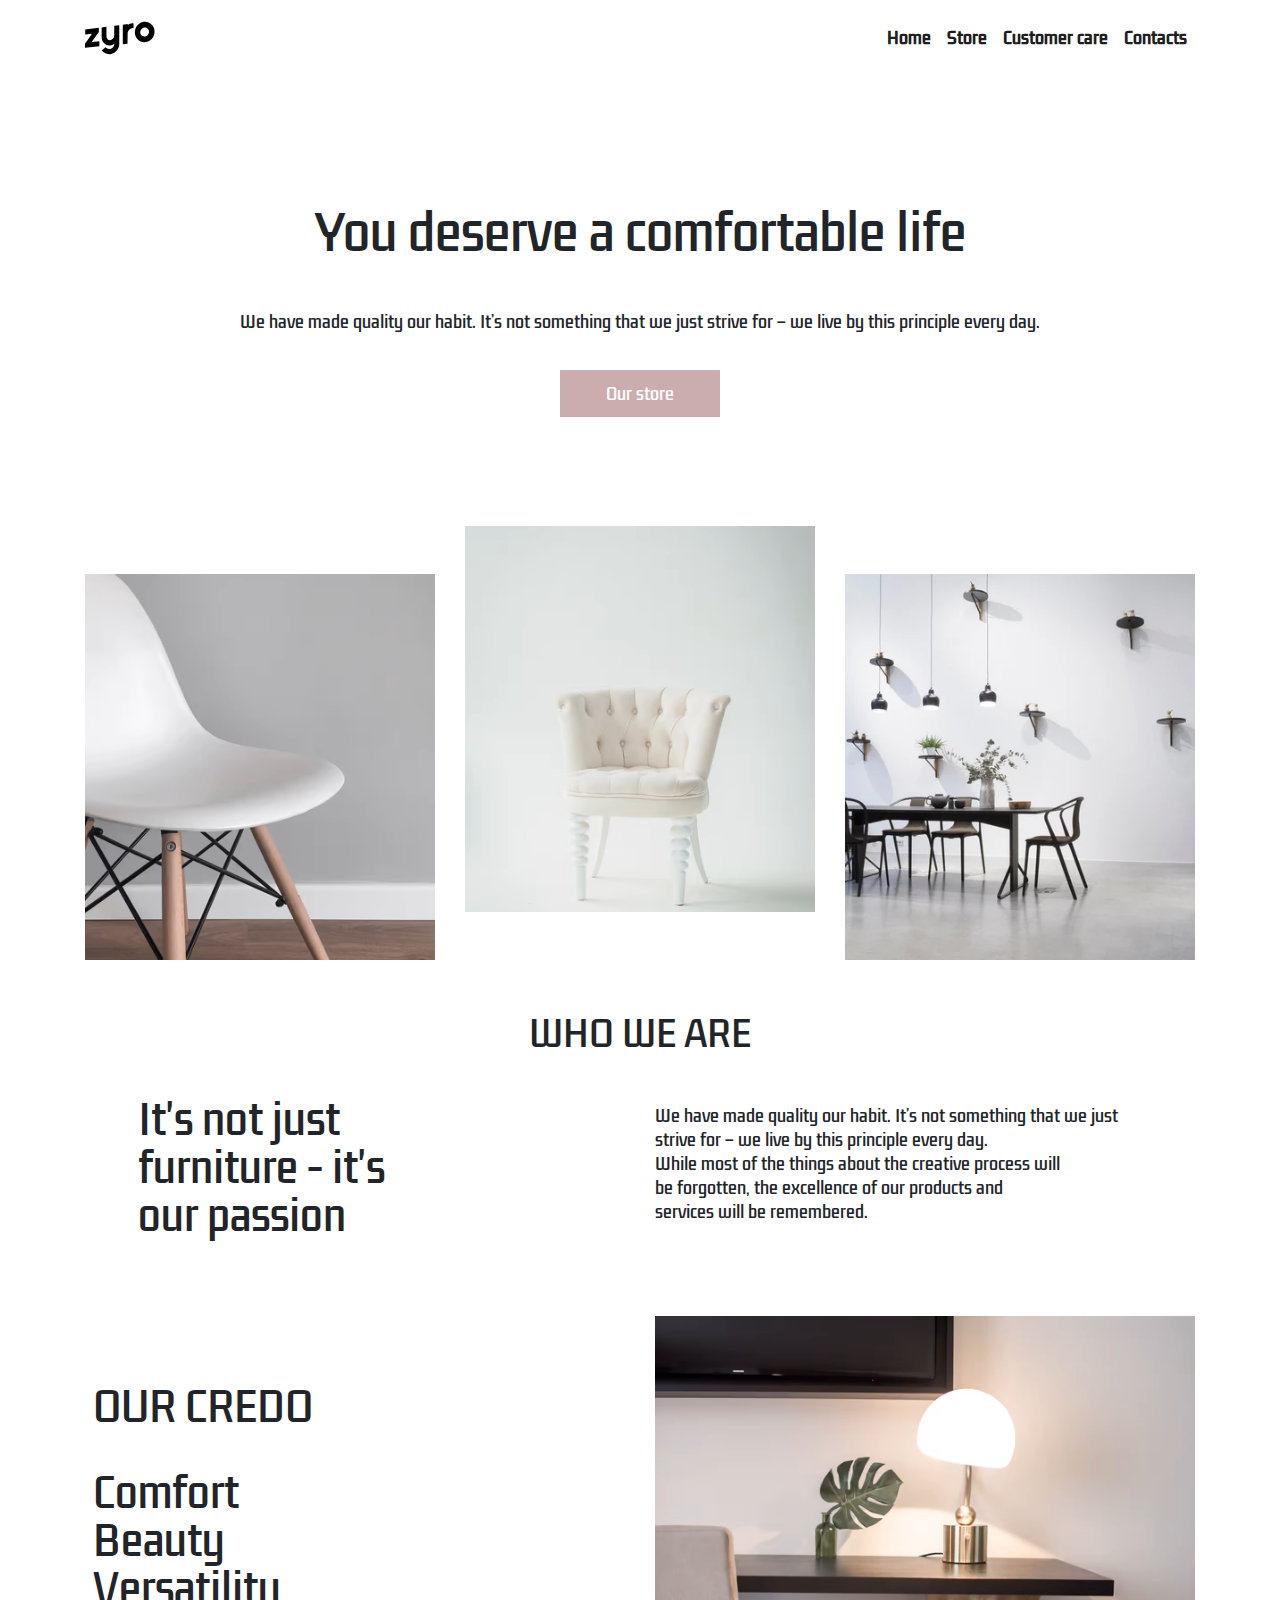
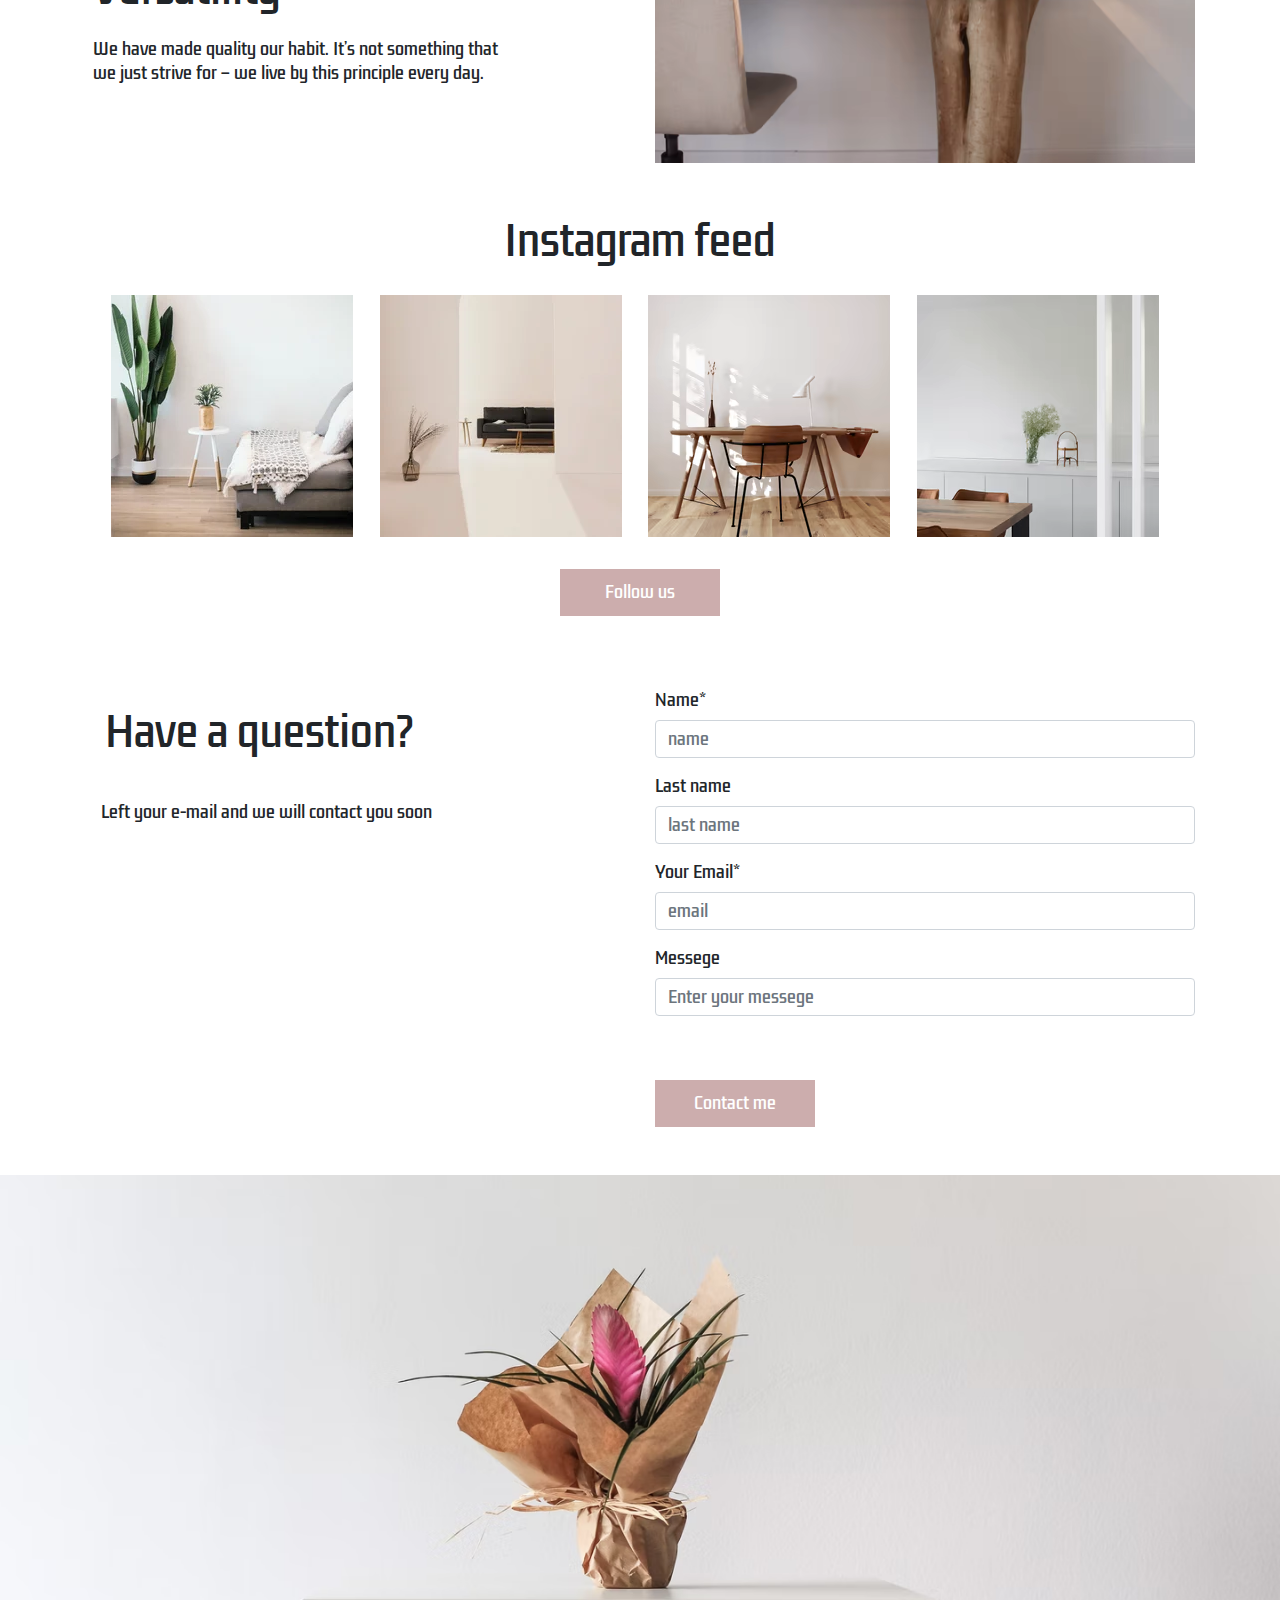
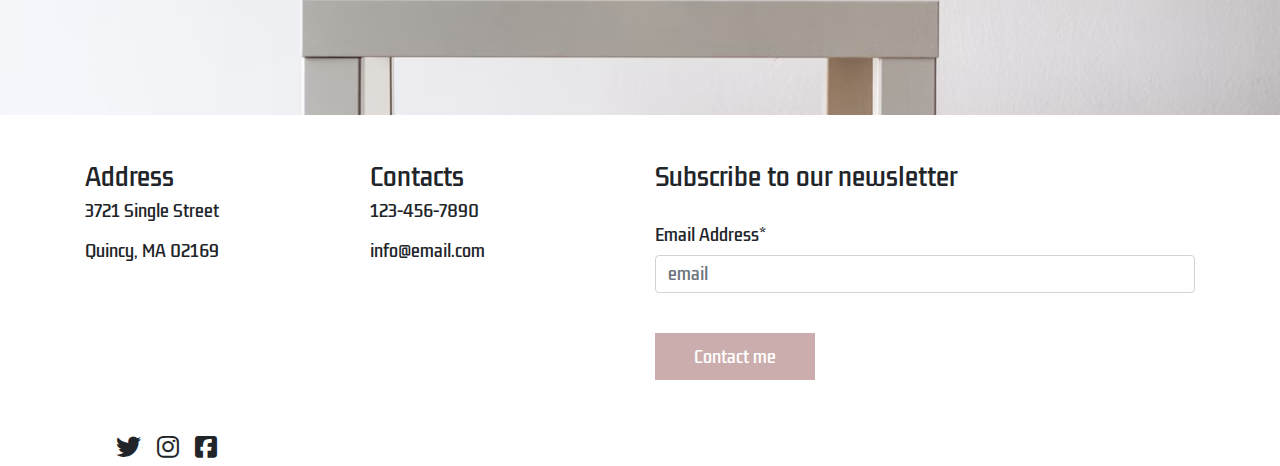
<file: own1/public/index.html>
<!DOCTYPE html>
<html lang="en">

<head>
    <meta charset="UTF-8">
    <meta http-equiv="X-UA-Compatible" content="IE=edge">
    <meta name="viewport" content="width=device-width, initial-scale=1.0">
    <link rel="stylesheet" href="https://cdn.jsdelivr.net/npm/bootstrap@4.0.0/dist/css/bootstrap.min.css" integrity="sha384-Gn5384xqQ1aoWXA+058RXPxPg6fy4IWvTNh0E263XmFcJlSAwiGgFAW/dAiS6JXm" crossorigin="anonymous">
    <link rel="stylesheet" href="https://cdnjs.cloudflare.com/ajax/libs/font-awesome/6.1.1/css/all.min.css">
    <link rel="preconnect" href="https://fonts.googleapis.com">
    <link rel="preconnect" href="https://fonts.gstatic.com" crossorigin>
    <link href="https://fonts.googleapis.com/css2?family=Kdam+Thmor+Pro&display=swap" rel="stylesheet">  
    <link rel="stylesheet" href="https://cdn.jsdelivr.net/npm/bootstrap-icons@1.3.0/font/bootstrap-icons.css">  
    <link rel="stylesheet" href="style.css">
    <title>Own</title>
</head>

<body>
    <nav class="navbar navbar-expand-lg navbar-light sticky-top">
        <div class="container">
            <a href="#" class="navbar-brand"> <img class="logo" src="logo.svg" style="height:50px; width:70px"> </a>
            <button class="navbar-toggler" type="button" data-bs-toggle="collapse" data-bs-target="#navmenu">
                <span class="navbar-toggler-icon"></span>
            </button>
            <div class="collapse navbar-collapse justify-content-end text-dark font-weight-bold" id="navmenu">
                <ul class="navbar-nav ms-auto">
                    <li class="nav-item active">
                        <a class="nav-link">Home</a>
                    </li>
                    <li class="nav-item active">
                        <a class="nav-link" href="store.html">Store</a>
                    </li>
                    <li class="nav-item active">
                        <a class="nav-link" href="customer.html">Customer care</a>
                    </li>
                    <li class="nav-item active">
                        <a class="nav-link" href="contact.html">Contacts</a>
                    </li>
                </ul>
            </div>
        </div>
    </nav>
    <div class="container">
        <div class="block-header">
            <h1 class="heading">You deserve a comfortable life</h1>
            <p class="des">We have made quality our habit. It’s not something that we just strive for – we live by
                this principle every day. </p>
            <button type="button" class="button">Our store</button>
        </div>
    </div>
    <div class="container">
        <div class="row">
            <div class="col-md-4 mt-5">
                <img src="pic.jpg" class="img-fluid" />
            </div>
            <div class="col-md-4 mb-10">
                <img src="sofa.jpg" class="img-fluid" />
            </div>
            <div class="col-md-4 mt-5">
                <img src="pic2.webp" class="img-fluid" />
            </div>
        </div>
    </div>

    <div class="container p-5 py-5">
        <p class="text-center" style="font-size: 35px;"> WHO WE ARE </p>
        <div class="row d-flex align-items-center">
            <div class="col-md-6">
                <h1>
                    It's not just <br> furniture - it's <br> our passion
                </h1>
            </div>
            <div class="col-md-6">

                <p class="show">
                    We have made quality our habit. It’s not something that we just strive for – we live by this
                    principle every day. <br>
                    While most of the things about the creative process will <br>
                    be forgotten, the excellence of our
                    products and <br> services will be remembered.
                </p>
            </div>
        </div>
    </div>
    </div>
    <div class="container">
        <div class="row d-flex align-items-center">
            <div class="col-md-6">
                <p class="d-flex p-2" style="font-size: 40px;">OUR CREDO</p>
                <h1 class="d-flex p-2">Comfort <br> Beauty <br> Versatility</h1>
                <p class="d-flex p-2">We have made quality our habit. It’s not something that
                    <br> we just strive for – we live by this principle every day.</p>
            </div>
            <div class="col-md-6">

                <img src="furniture.jpg" style="width: 100%; height: 100%;">

            </div>
        </div>
    </div>
    <div class="container  p-5">
        <p class="text-center font-weight-normal" style="font-size: 40px;">Instagram feed</p>
        <div class="row">
            <div class="col-md-3 p-2">
                <img src="img.jpg">
            </div>
            <div class="col-md-3 p-2">
                <img src="img1.jpg">
            </div>
            <div class="col-md-3 p-2">
                <img src="img2.jpg">
            </div>
            <div class="col-md-3 p-2">
                <img src="img3.jpg">
            </div>
            <div class="d-flex justify-content-center w-100 p-4">
                <button type="button" class="button"> Follow us</button>
            </div>
        </div>
    </div>
                           <!-- FORM -->
    <div class="container">
        <div class="row">
            <div class="col-md-6">
                <h1>Have a question?</h1>
                <p class="p-3">Left your e-mail and we will contact you soon</p>
            </div>
            <div class="col-md-6">
                <form>
                    <div class="form-row">
                        <div class="form-group col-md-12">
                            <label for="inputEmail4">Name*</label>
                            <input type="email" class="form-control" id="inputEmail4" placeholder="name">
                        </div>
                        <div class="form-group col-md-12">
                            <label for="inputPassword4">Last name</label>
                            <input type="password" class="form-control" id="inputPassword4" placeholder="last name">
                        </div>
                    </div>
                    <div class="form-group">
                        <label for="inputAddress">Your Email* </label>
                        <input type="text" class="form-control" id="inputAddress" placeholder="email">
                    </div>
                    <div class="form-group">
                        <label for="message"> Messege </label>
                        <input type="text" class="form-control" id="inputAddress" placeholder="Enter your messege">
                    </div>
                    <div class="d-flex justify-content-start w-100  py-5">
                        <button type="button" class="button"> Contact me</button>
                    </div>

                </form>
            </div>
        </div>
    </div>
    <div class="banner-custom">
    </div>
                                            <!--Footer-->
    <div class="container">
        <div class="">
            <div class="row">
                <div class="col-md-3 py-5">
                    <h4>Address</h4>
                    <p>3721 Single Street</p>
                    <p>Quincy, MA 02169</p>
                </div>
                <div class="col-md-3 py-5">
                    <h4>Contacts</h4>
                    <p>123-456-7890</p>
                    <p>info@email.com</p>
                </div>
                <div class="col-md-6 py-5">
                    <h4>Subscribe to our newsletter</h4>
                    <div class="form-group py-4">
                        <label for="inputAddress">Email Address* </label>
                        <input type="text" class="form-control" id="inputAddress" placeholder="email">
                    </div>
                    <div class="d-flex justify-content-start w-100">
                        <button type="button" class="button"> Contact me</button>
                    </div>
                </div>
            </div>
            <div class="col-md-3 d-flex">
                <div class="pl-3" style="font-size: 25px;">
                    <i class="fa-brands fa-twitter"></i>
                </div>
                <div class="pl-3" style="font-size: 25px;">
                    <i class="fa-brands fa-instagram"></i>
                </div>
                <div class="pl-3" style="font-size: 25px;">
                    <i class="fa-brands fa-facebook-square"></i>
                </div>
            </div>
        </div>
    </div>
    <script src="https://cdn.jsdelivr.net/npm/bootstrap@5.0.2/dist/js/bootstrap.bundle.min.js" integrity="sha384-MrcW6ZMFYlzcLA8Nl+NtUVF0sA7MsXsP1UyJoMp4YLEuNSfAP+JcXn/tWtIaxVXM" crossorigin="anonymous"></script>
</body>


</html>
</file>
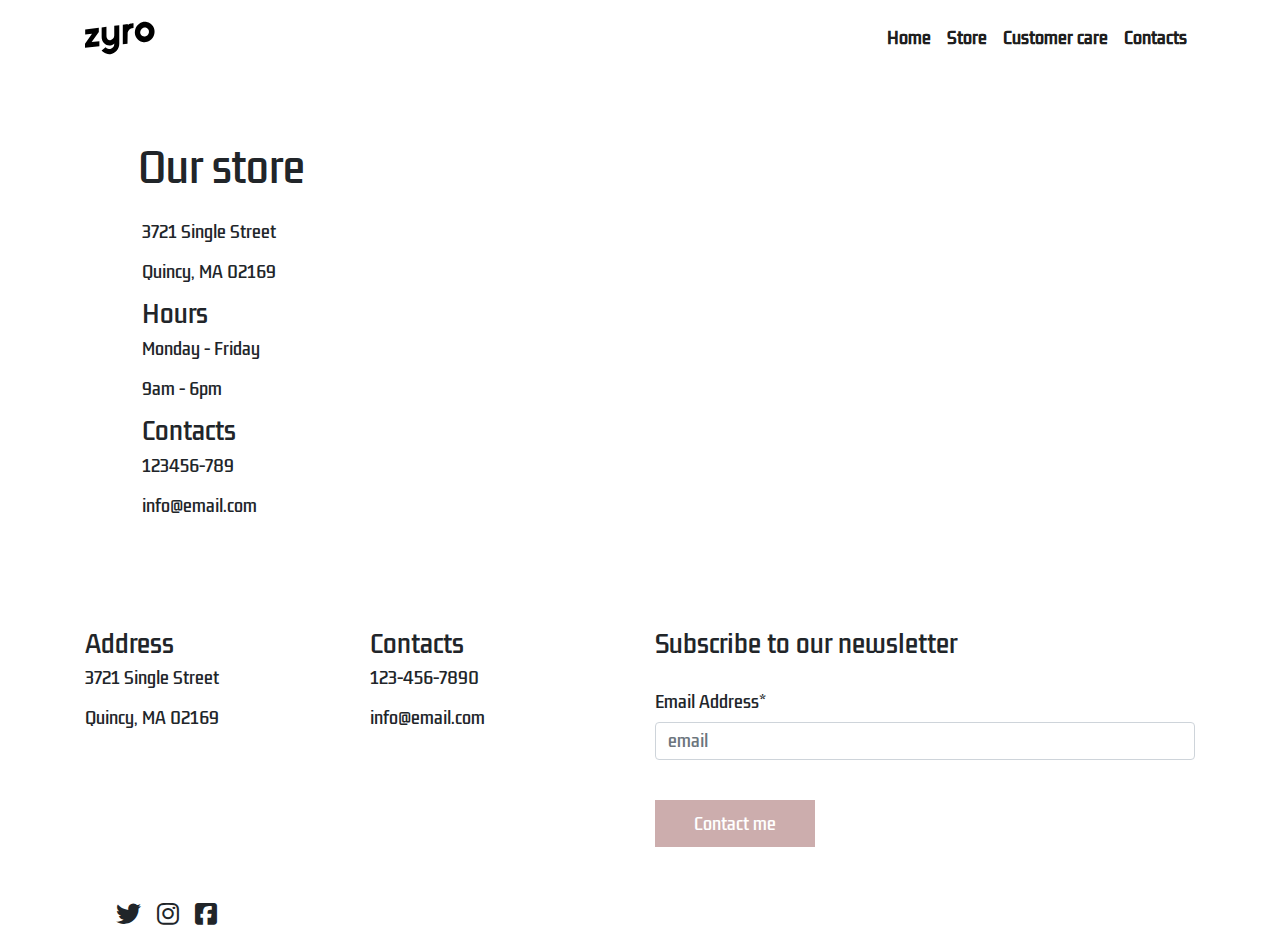
<file: own1/public/contact.html>
<!DOCTYPE html>
<html lang="en">
<head>
    <meta charset="UTF-8">
    <meta http-equiv="X-UA-Compatible" content="IE=edge">
    <meta name="viewport" content="width=device-width, initial-scale=1.0">
    <link rel="stylesheet" href="https://cdn.jsdelivr.net/npm/bootstrap@4.0.0/dist/css/bootstrap.min.css" integrity="sha384-Gn5384xqQ1aoWXA+058RXPxPg6fy4IWvTNh0E263XmFcJlSAwiGgFAW/dAiS6JXm" crossorigin="anonymous">
    <link rel="stylesheet" href="https://cdnjs.cloudflare.com/ajax/libs/font-awesome/6.1.1/css/all.min.css">
    <link rel="preconnect" href="https://fonts.googleapis.com">
    <link rel="preconnect" href="https://fonts.gstatic.com" crossorigin>
    <link href="https://fonts.googleapis.com/css2?family=Kdam+Thmor+Pro&display=swap" rel="stylesheet">    
    <link rel="stylesheet" href="style.css">
    <title>Contact</title>
</head>

<body>
    <nav class="navbar navbar-expand-lg navbar-light sticky-top" style="font-family:'Kdam Thmor Pro';">
        <div class="container">
            <a href="#" class="navbar-brand"> <img class="logo" src="logo.svg" style="height:50px; width:70px"> </a>
            <button class="navbar-toggler" type="button" data-bs-toggle="collapse" data-bs-target="#navmenu">
                <span class="navbar-toggler-icon"></span>
            </button>
            <div class="collapse navbar-collapse justify-content-end text-dark font-weight-bold" id="navmenu">
                <ul class="navbar-nav ms-auto">
                    <li class="nav-item active">
                        <a class="nav-link" href="index.html">Home</a>
                    </li>
                    <li class="nav-item active">
                        <a class="nav-link" href="store.html">Store</a>
                    </li>
                    <li class="nav-item active">
                        <a class="nav-link" href="customer.html">Customer care</a>
                    </li>
                    <li class="nav-item active">
                        <a class="nav-link" href="contact.html">Contacts</a>
                    </li>
                </ul>
            </div>
        </div>
    </nav>
    <div class="container">  
        <div class="row">
            <div class="col-md-4 p-5">
                <h1>Our store</h1>
                <div class="pl-4">
                <p>3721 Single Street</p>
                <p>Quincy, MA 02169</p>
                <h4>Hours</h4>
                <p>Monday - Friday</p>
                <p>9am - 6pm</p>
                <h4>Contacts</h4>
                <p>123456-789</p>
                <p>info@email.com</p>
            </div>
        </div>
        <div class="col-md-8">
            <div class="pl-10">
            <iframe class="map" src="https://www.google.com/maps/embed?pb=!1m18!1m12!1m3!1d7238.621609757794!2d67.07225817505343!3d24.887377918707994!2m3!1f0!2f0!3f0!3m2!1i1024!2i768!4f13.1!3m3!1m2!1s0x3eb33ec44a8065c1%3A0x30429af2e0073ee9!2sDhoraji%20Gulshan-e-Iqbal%2C%20Karachi%2C%20Karachi%20City%2C%20Sindh%2C%20Pakistan!5e0!3m2!1sen!2s!4v1654607045001!5m2!1sen!2s" width="600" height="450" style="border:0;" allowfullscreen="" loading="lazy" referrerpolicy="no-referrer-when-downgrade"></iframe>
        </div>
        </div>
        </div>
    </div>




















                                             <!--Footer-->
    <div class="container">
        <div class="">
            <div class="row">
                <div class="col-md-3 py-5">
                    <h4>Address</h4>
                    <p>3721 Single Street</p>
                    <p>Quincy, MA 02169</p>
                </div>
                <div class="col-md-3 py-5">
                    <h4>Contacts</h4>
                    <p>123-456-7890</p>
                    <p>info@email.com</p>
                </div>
                <div class="col-md-6 py-5">
                    <h4>Subscribe to our newsletter</h4>
                    <div class="form-group py-4">
                        <label for="inputAddress">Email Address* </label>
                        <input type="text" class="form-control" id="inputAddress" placeholder="email">
                    </div>
                    <div class="d-flex justify-content-start w-100">
                        <button type="button" class="button"> Contact me</button>
                    </div>
                </div>
            </div>
            <div class="col-md-3 d-flex">
                <div class="pl-3" style="font-size: 25px;">
                    <i class="fa-brands fa-twitter"></i>
                </div>
                <div class="pl-3" style="font-size: 25px;">
                    <i class="fa-brands fa-instagram"></i>
                </div>
                <div class="pl-3" style="font-size: 25px;">
                    <i class="fa-brands fa-facebook-square"></i>
                </div>
            </div>
        </div>
    </div>
</body>
</html>
</file>
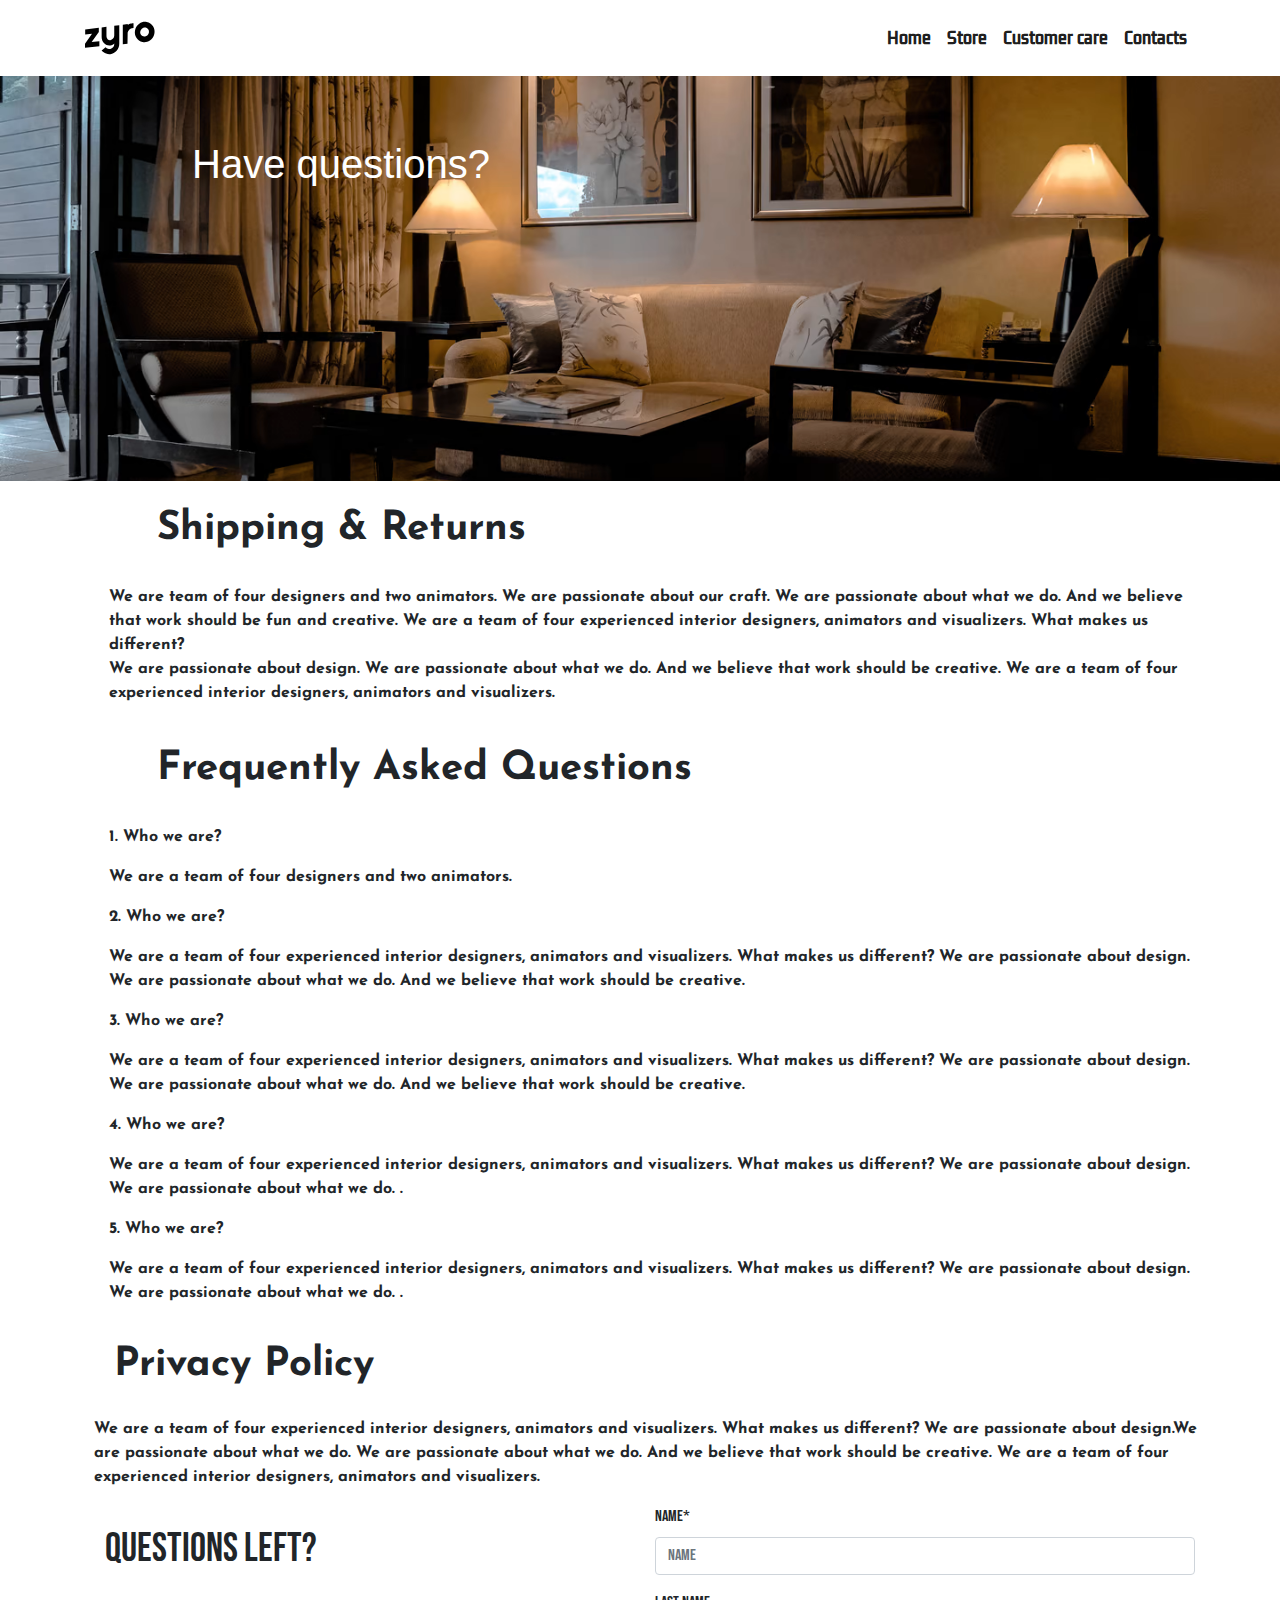
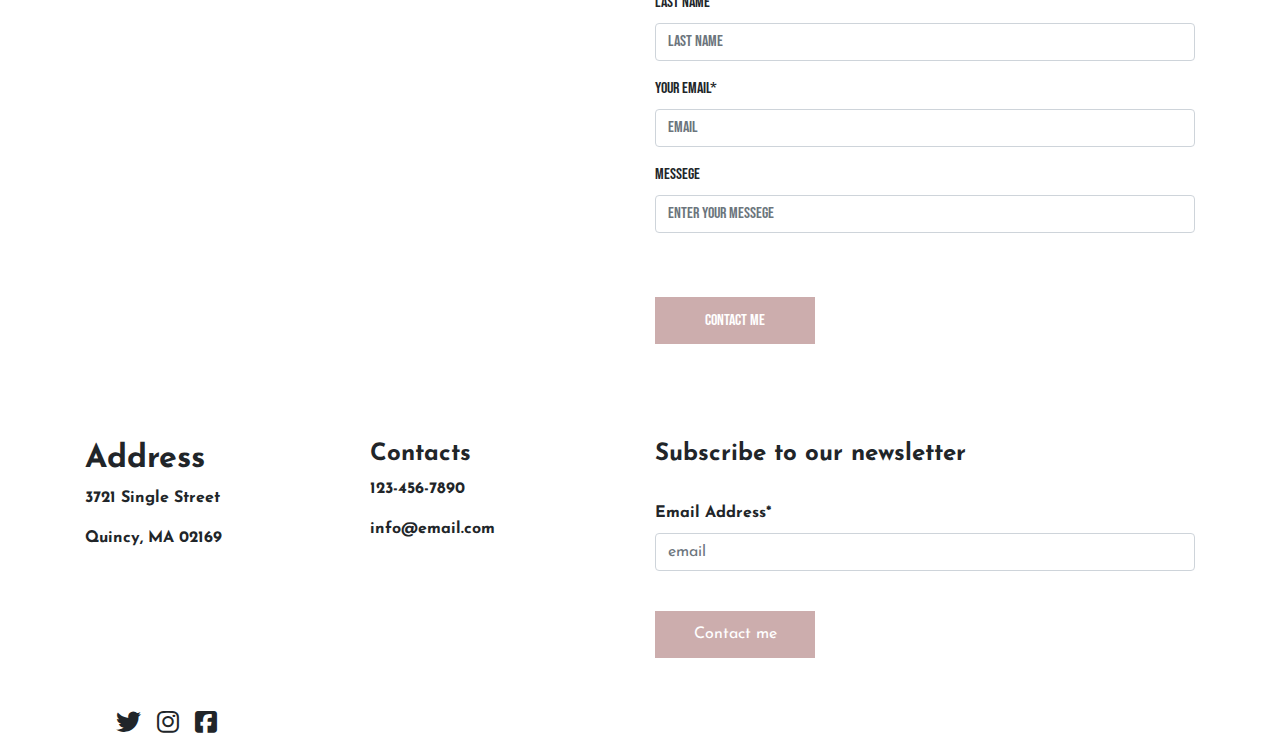
<file: own1/public/customer.html>
<!DOCTYPE html>
<html lang="en">
<head>
    <meta charset="UTF-8">
    <meta http-equiv="X-UA-Compatible" content="IE=edge">
    <meta name="viewport" content="width=device-width, initial-scale=1.0">
    <link rel="stylesheet" href="https://cdn.jsdelivr.net/npm/bootstrap@4.0.0/dist/css/bootstrap.min.css" integrity="sha384-Gn5384xqQ1aoWXA+058RXPxPg6fy4IWvTNh0E263XmFcJlSAwiGgFAW/dAiS6JXm" crossorigin="anonymous">
    <link rel="stylesheet" href="https://cdnjs.cloudflare.com/ajax/libs/font-awesome/6.1.1/css/all.min.css">
    <link rel="preconnect" href="https://fonts.googleapis.com">
    <link rel="preconnect" href="https://fonts.gstatic.com" crossorigin>
    <link rel="preconnect" href="https://fonts.googleapis.com">
    <link rel="preconnect" href="https://fonts.gstatic.com" crossorigin>
    <link href="https://fonts.googleapis.com/css2?family=Josefin+Sans:ital,wght@0,100;1,300&display=swap" rel="stylesheet">     
    <link rel="preconnect" href="https://fonts.googleapis.com">
    <link rel="preconnect" href="https://fonts.gstatic.com" crossorigin>
    <link href="https://fonts.googleapis.com/css2?family=Bebas+Neue&display=swap" rel="stylesheet">
    <link href="https://fonts.googleapis.com/css2?family=Kdam+Thmor+Pro&display=swap" rel="stylesheet">
    <link rel="stylesheet" href="style.css">
    <title>Customer</title>
</head>
<body style="font-family: 'Josefin Sans', sans-serif;">
    <nav class="navbar navbar-expand-lg navbar-light sticky-top" style="font-family: 'Kdam Thmor Pro';">
        <div class="container">
            <a href="#" class="navbar-brand"> <img class="logo" src="logo.svg" style="height:50px; width:70px"> </a>
            <button class="navbar-toggler" type="button" data-bs-toggle="collapse" data-bs-target="#navmenu">
                <span class="navbar-toggler-icon"></span>
            </button>
            <div class="collapse navbar-collapse justify-content-end text-dark font-weight-bold" id="navmenu">
                <ul class="navbar-nav ms-auto">
                    <li class="nav-item active">
                        <a class="nav-link" href="index.html">Home</a>
                    </li>
                    <li class="nav-item active">
                        <a class="nav-link" href="store.html">Store</a>
                    </li>
                    <li class="nav-item active">
                        <a class="nav-link" href="customer.html">Customer care</a>
                    </li>
                    <li class="nav-item active">
                        <a class="nav-link" href="contact.html">Contacts</a>
                    </li>
                </ul>
            </div>
        </div>
    </nav>
    <div class="banner-custom2" style="font-family: 'Trebuchet MS', Helvetica,sans-serif;">
        <h1 class="text-white" style="padding: 12rem; padding-top: 4rem; padding-left: -15px;">Have questions?</h3>
    </div>
    <div class="container">
       <div class="pl-4">
        <h1 class="font-weight-bold p-4 pl-5">Shipping & Returns</h1>
        <p class="font-weight-bold">We are team of four designers and two animators. 
           We are passionate about our craft. We are passionate about what we do. 
           And we believe that work should be fun and creative. We are a team of four
           experienced interior designers, animators and visualizers. What makes us different?
           <br> We are passionate about design. We are passionate about what we do. And we believe
           that work should be creative. We are a team of four experienced interior designers,
           animators and visualizers.</p>
         <h1  class="font-weight-bold p-4 pl-5">Frequently Asked Questions</h1>
         <p class="font-weight-bold">1. Who we are?</p>
           
         <p class="font-weight-bold ">We are a team of four designers and two animators.</p>
        
         <p class="font-weight-bold">2. Who we are?</p>
             <p class="font-weight-bold ">We are a team of four experienced interior designers, animators and visualizers. What makes us different? We are passionate about design. We are passionate about what we do.
                  And we believe that work should be creative.</p>
         <p class="font-weight-bold">3. Who we are?</p>
             <p class="font-weight-bold ">We are a team of four experienced interior designers, animators and visualizers. What makes us different? We are passionate about design. We are passionate about what we do. 
                 And we believe that work should be creative.</p> 
            <p class="font-weight-bold">4. Who we are?</p>
             <p class="font-weight-bold ">We are a team of four experienced interior designers, animators and visualizers. What makes us different? We are passionate about design. We are passionate about what we do. 
                 .</p>
                 <p class="font-weight-bold">5. Who we are?</p>
             <p class="font-weight-bold ">We are a team of four experienced interior designers, animators and visualizers. What makes us different? We are passionate about design. We are passionate about what we do. 
                 .</p>
                 <div class="row">  
               <h1 class="font-weight-bold"> Privacy Policy </h1>
             <p class="font-weight-bold ">We are a team of four experienced interior designers, animators and visualizers. What makes us different? We are passionate about design.We are passionate about what we do. 
                We are passionate about what we do. And we believe that work should be creative. We are a team of four experienced interior designers, animators and visualizers.  </p> 
                </div>                   
            </div>
        </div> 
                                 <!-- FORM -->
        <div class="container" style="font-family:'Bebas Neue', cursive;">
            <div class="row">
                <div class="col-md-6">
                    <h1>Questions Left?</h1>
                </div>
                <div class="col-md-6">
                    <form>
                        <div class="form-row">
                            <div class="form-group col-md-12">
                                <label for="inputEmail4">Name*</label>
                                <input type="email" class="form-control" id="inputEmail4" placeholder="name">
                            </div>
                            <div class="form-group col-md-12">
                                <label for="inputPassword4">Last name</label>
                                <input type="password" class="form-control" id="inputPassword4" placeholder="last name">
                            </div>
                        </div>
                        <div class="form-group">
                            <label for="inputAddress">Your Email* </label>
                            <input type="text" class="form-control" id="inputAddress" placeholder="email">
                        </div>
                        <div class="form-group">
                            <label for="message"> Messege </label>
                            <input type="text" class="form-control" id="inputAddress" placeholder="Enter your messege">
                        </div>
                        <div class="d-flex justify-content-start w-100  py-5">
                            <button type="button" class="button"> Contact me</button>
                        </div>
                    </form>
                </div>
            </div>
        </div>
                                 <!-- FOOTER -->
      <div class="container font-weight-bold">
        <div class="">
            <div class="row">
                <div class="col-md-3 py-5">
                    <h2 class="font-weight-bold">Address</h2>
                    <p>3721 Single Street</p>
                    <p>Quincy, MA 02169</p>
                </div>
                <div class="col-md-3 py-5">
                    <h4 class="font-weight-bold">Contacts</h4>
                    <p>123-456-7890</p>
                    <p>info@email.com</p>
                </div>
                <div class="col-md-6 py-5">
                    <h4 class="font-weight-bold">Subscribe to our newsletter</h4>
                    <div class="form-group py-4">
                        <label for="inputAddress" class="font-weight-bold">Email Address* </label>
                        <input type="text" class="form-control" id="inputAddress" placeholder="email">
                    </div>
                    <div class="d-flex justify-content-start w-100">
                        <button type="button" class="button"> Contact me</button>
                    </div>
                </div>
            </div>
            <div class="col-md-3 d-flex">
                <div class="pl-3" style="font-size: 25px;">
                    <i class="fa-brands fa-twitter"></i>
                </div>
                <div class="pl-3" style="font-size: 25px;">
                    <i class="fa-brands fa-instagram"></i>
                </div>
                <div class="pl-3" style="font-size: 25px;">
                    <i class="fa-brands fa-facebook-square"></i>
                </div>
            </div>
        </div>
    </div>                            
</body>
</html>
</file>
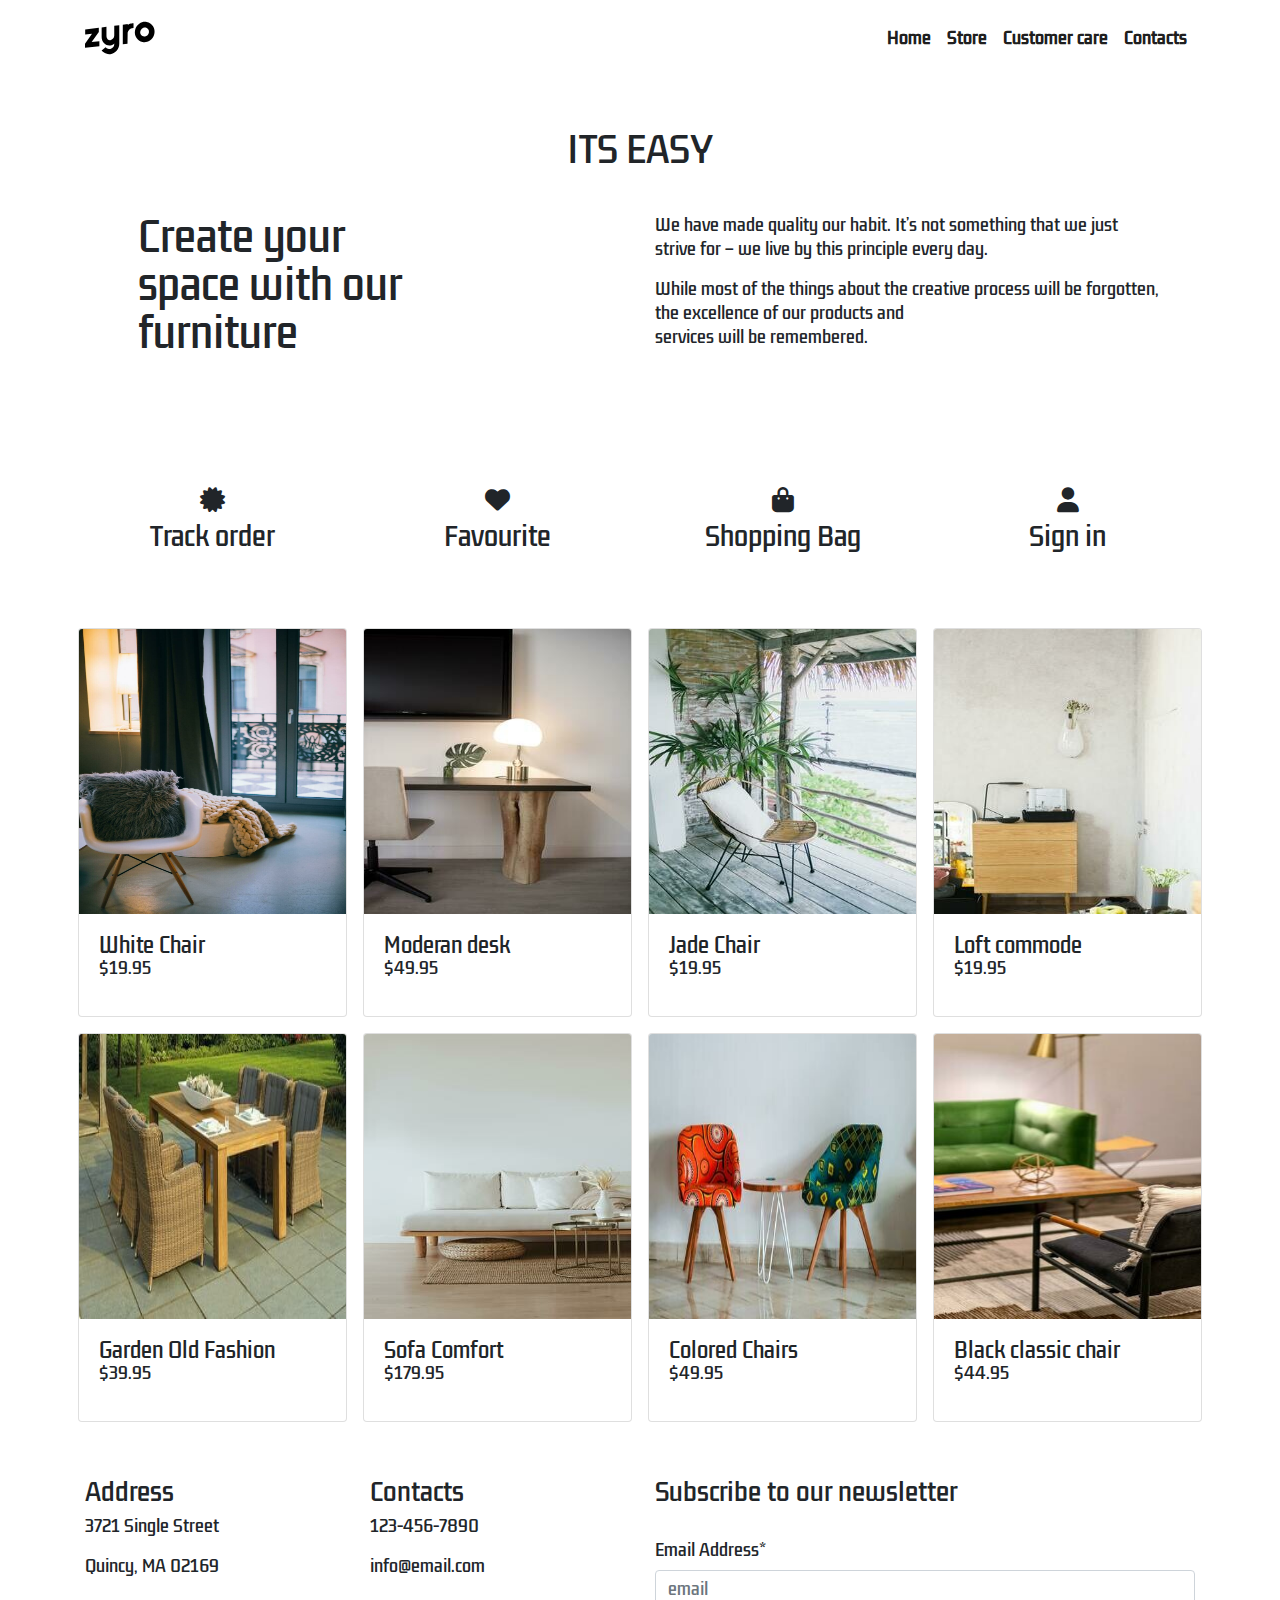
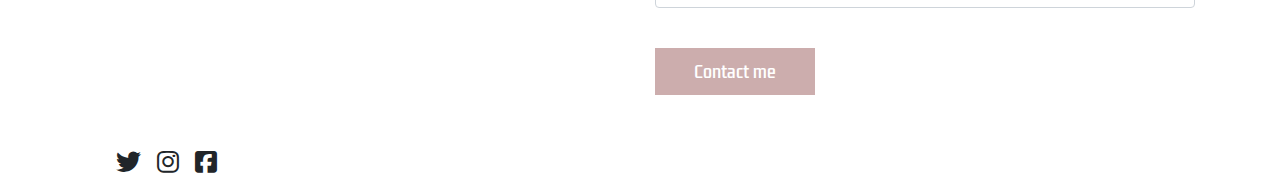
<file: own1/public/store.html>
<!DOCTYPE html>
<html lang="en">

<head>
    <meta charset="UTF-8">
    <meta http-equiv="X-UA-Compatible" content="IE=edge">
    <meta name="viewport" content="width=device-width, initial-scale=1.0">
    <link rel="stylesheet" href="https://cdn.jsdelivr.net/npm/bootstrap@4.0.0/dist/css/bootstrap.min.css"
        integrity="sha384-Gn5384xqQ1aoWXA+058RXPxPg6fy4IWvTNh0E263XmFcJlSAwiGgFAW/dAiS6JXm" crossorigin="anonymous">
    <link rel="stylesheet" href="https://cdnjs.cloudflare.com/ajax/libs/font-awesome/6.1.1/css/all.min.css">
    <link rel="preconnect" href="https://fonts.googleapis.com">
    <link rel="preconnect" href="https://fonts.gstatic.com" crossorigin>
    <link href="https://fonts.googleapis.com/css2?family=Gentium+Plus&display=swap" rel="stylesheet">
    <link href="https://fonts.googleapis.com/css2?family=Kdam+Thmor+Pro&display=swap" rel="stylesheet">
    <link rel="stylesheet" href="style.css">
    <title>Store</title>
</head>

<body>
    <!-- NAVBAR -->
    <nav class="navbar navbar-expand-lg navbar-light sticky-top" style="font-family: 'Kdam Thmor Pro';">
        <div class="container">
            <a href="#" class="navbar-brand"> <img class="logo" src="logo.svg" style="height:50px; width:70px"> </a>
            <button class="navbar-toggler" type="button" data-bs-toggle="collapse" data-bs-target="#navmenu">
                <span class="navbar-toggler-icon"></span>
            </button>
            <div class="collapse navbar-collapse justify-content-end text-dark font-weight-bold" id="navmenu">
                <ul class="navbar-nav ms-auto">
                    <li class="nav-item active">
                        <a class="nav-link" href="index.html">Home</a>
                    </li>
                    <li class="nav-item active">
                        <a class="nav-link" href="store.html">Store</a>
                    </li>
                    <li class="nav-item active">
                        <a class="nav-link" href="customer.html">Customer care</a>
                    </li>
                    <li class="nav-item active">
                        <a class="nav-link" href="contact.html">Contacts</a>
                    </li>
                </ul>
            </div>
        </div>
    </nav>
    <div class="container p-5 py-5">
        <p class="text-center" style="font-size: 35px;"> ITS EASY </p>
        <div class="row d-flex align-items-center">
            <div class="col-md-6">
                <h1>
                    Create your <br> space with our <br> furniture
                </h1>
            </div>
            <div class="col-md-6">
                <p>We have made quality our habit. It’s not something that we just strive for – we live by this
                    principle every day.</p>
                <p>While most of the things about the creative process will be forgotten, the excellence of our products
                    and <br> services will be remembered. </p>
            </div>
        </div>
    </div>

    <div class="container">
        <div class="row justify-content-center  text-center my-5">
            <div class="col-md-3">
                <div class="" style="font-size: 25px;">
                    <i class="fa fa-certificate"></i>
                    <p class="font-weight-light">Track order</p>
                </div>
            </div>
            <div class="col-md-3">
                <div class="" style="font-size: 25px;">
                    <i class="fa fa-heart text-center"></i>
                    <p class="font-weight-light">Favourite</p>
                </div>
            </div>
            <div class="col-md-3">
                <div class="" style="font-size: 25px;">
                    <i class="fa fa-shopping-bag"></i>
                    <p class="font-weight-light">Shopping Bag</p>
                </div>
            </div>
            <div class="col-md-3">
                <div class="" style="font-size: 25px;">
                    <i class="fa fa-user"></i>
                        <p class="font-weight-light">Sign in</p>
                </div>
            </div>
        </div>
    </div>
    <!-- Row 1  -->
    <div class="container">
        <div class="row">
            <div class="col-md-3 p-2">
                <div class="card"> 
                    <img class="card-img-top image" src="card1.jpg" style="height: 285px;"> 
                    <div class="card-body">
                        <h5 class="card-title" style="height: 10px;">White Chair</h5>
                        <p class="card-text">$19.95</p>
                        <button type="button" class="btn1">Buy</button>
                    </div>
                </div>
            </div>
            <div class="col-md-3 p-2">
                <div class="card">
                    <img class="card-img-top image" src="card2.jpg" style="height: 285px;">
                    <div class="card-body">
                        <h5 class="card-title" style="width: 292px; height: 10px;">Moderan desk</h5>
                        <p class="card-text"> $49.95</p>
                        <button type="button" class="btn1">Buy</button>
                    </div>
                </div>
            </div>
            <div class="col-md-3 p-2">
                <div class="card">
                    <img class="card-img-top image" src="card3.jpg" style="height: 285px;">
                    <div class="card-body">
                        <h5 class="card-title" style="height: 10px;">Jade Chair</h5>
                        <p class="card-text">$19.95</p>
                        <button type="button" class="btn1">Buy</button>
                    </div>
                </div>
            </div>
            <div class="col-md-3 p-2">
                <div class="card">
                    <img class="card-img-top image" src="card4.jpg" style="height: 285px;">
                    <div class="card-body">
                        <h5 class="card-title" style="height: 10px;">Loft commode</h5>
                        <p class="card-text">$19.95</p>
                        <button type="button" class="btn1">Buy</button>
                    </div>
                </div>
            </div>
        </div>
    </div>
    <!-- ROW 2 -->
    <div class="container">
        <div class="row">
            <div class="col-md-3 p-2">
                <div class="card">
                    <img class="card-img-top image" src="card5.jpg" style="height: 285px;">
                    <div class="card-body">
                        <h5 class="card-title" style="height: 10px;">Garden Old Fashion</h5>
                        <p class="card-text">$39.95</p>
                        <button type="button" class="btn1">Buy</button>
                    </div>
                </div>
            </div>
            <div class="col-md-3 p-2">
                <div class="card">
                    <img class="card-img-top image" src="card6.jpg" style="height: 285px;">
                    <div class="card-body">
                        <h5 class="card-title" style="width: 292px; height: 10px;">Sofa Comfort</h5>
                        <p class="card-text"> $179.95</p>
                        <button type="button" class="btn1">Buy</button>
                    </div>
                </div>
            </div>
            <div class="col-md-3 p-2">
                <div class="card">
                    <img class="card-img-top image" src="card7.jpg" style="height: 285px;">
                    <div class="card-body">
                        <h5 class="card-title" style="height: 10px;">Colored Chairs</h5>
                        <p class="card-text">$49.95</p>
                        <button type="button" class="btn1">Buy</button>
                    </div>
                </div>
            </div>
            <div class="col-md-3 p-2">
                <div class="card ">
                    <img class="card-img-top image" src="card8.jpg" style="height: 285px;">
                    <div class="card-body">
                        <h5 class="card-title" style="height: 10px;">Black classic chair</h5>
                        <p class="card-text">$44.95</p>
                        <button type="button" class="btn1">Buy</button>
                    </div>
                </div>
            </div>
        </div>
    </div>
    <!-- Footer -->
    <div class="container">
        <div class="">
            <div class="row">
                <div class="col-md-3 py-5">
                    <h4>Address</h4>
                    <p>3721 Single Street</p>
                    <p>Quincy, MA 02169</p>
                </div>
                <div class="col-md-3 py-5">
                    <h4>Contacts</h4>
                    <p>123-456-7890</p>
                    <p>info@email.com</p>
                </div>
                <div class="col-md-6 py-5">
                    <h4>Subscribe to our newsletter</h4>
                    <div class="form-group py-4">
                        <label for="inputAddress">Email Address* </label>
                        <input type="text" class="form-control" id="inputAddress" placeholder="email">
                    </div>
                    <div class="d-flex justify-content-start w-100">
                        <button type="button" class="button"> Contact me</button>
                    </div>
                </div>
            </div>
            <div class="col-md-3 d-flex">
                <div class="pl-3" style="font-size: 25px;">
                    <i class="fa-brands fa-twitter"></i>
                </div>
                <div class="pl-3" style="font-size: 25px;">
                    <i class="fa-brands fa-instagram"></i>
                </div>
                <div class="pl-3" style="font-size: 25px;">
                    <i class="fa-brands fa-facebook-square"></i>
                </div>
            </div>
        </div>
    </div>
</body>

</html>
</file>
<file: own1/public/style.css>
*{
    margin: 0;
    padding: 0;
    
}
body{
    font-family: 'Kdam Thmor Pro';
}
/* .logo{
    width: 49px;
    height: 22.88px;
    
} */
.navbar{
    
    color: white;
    background-color: white;
    justify-content: space-between;
    
}
.block-header {
    display: flex;
    justify-content: center;
    align-items: center;
    flex-direction: column;
    height: 50vh;
    
}
.heading{
    font-size: 48px;
}
.des{
    font-size: 16px;
    line-break: unset;
}

.block-header p,h1{
    padding: 20px;
}
.button {
    border: none;
    color: white;
    background-color: #CCADAD ;
    width: 160.28px;
    height: 47px;
    text-decoration: none;
    display: inline-block;
    font-size: 16px;
}
.navbar a:hover {
    border-bottom: 2px #CCADAD solid;
}
.button:hover{
    transform: translateY(-5px);
}
  .btn1 {
    position: absolute;
    width: 110px;
    height: 35px;
    left:80px;
    top: 140px;
    text-align: center;
    opacity: 0;
    transition: opacity .35s ease-out;
    padding: 5px 35px;
    border: solid 1px whitesmoke;
  }
 .container:hover .btn1 {
    opacity: 5;
  }
 .image:hover{
    filter: opacity(35%) blur(1px);
    transition: .4s ease-in-out;
 }
  
.banner-custom {
    background-image: url("flower.jpg");
    height: 60vh;
    background-size: cover;
    background-position: center;
}
.banner-custom2{
    background-image: url("banner1.jpg");
    height: 45vh;
    background-size: cover;
    background-position: center;
}
.map{
    border:solid 5px black ;    
}
</file>
